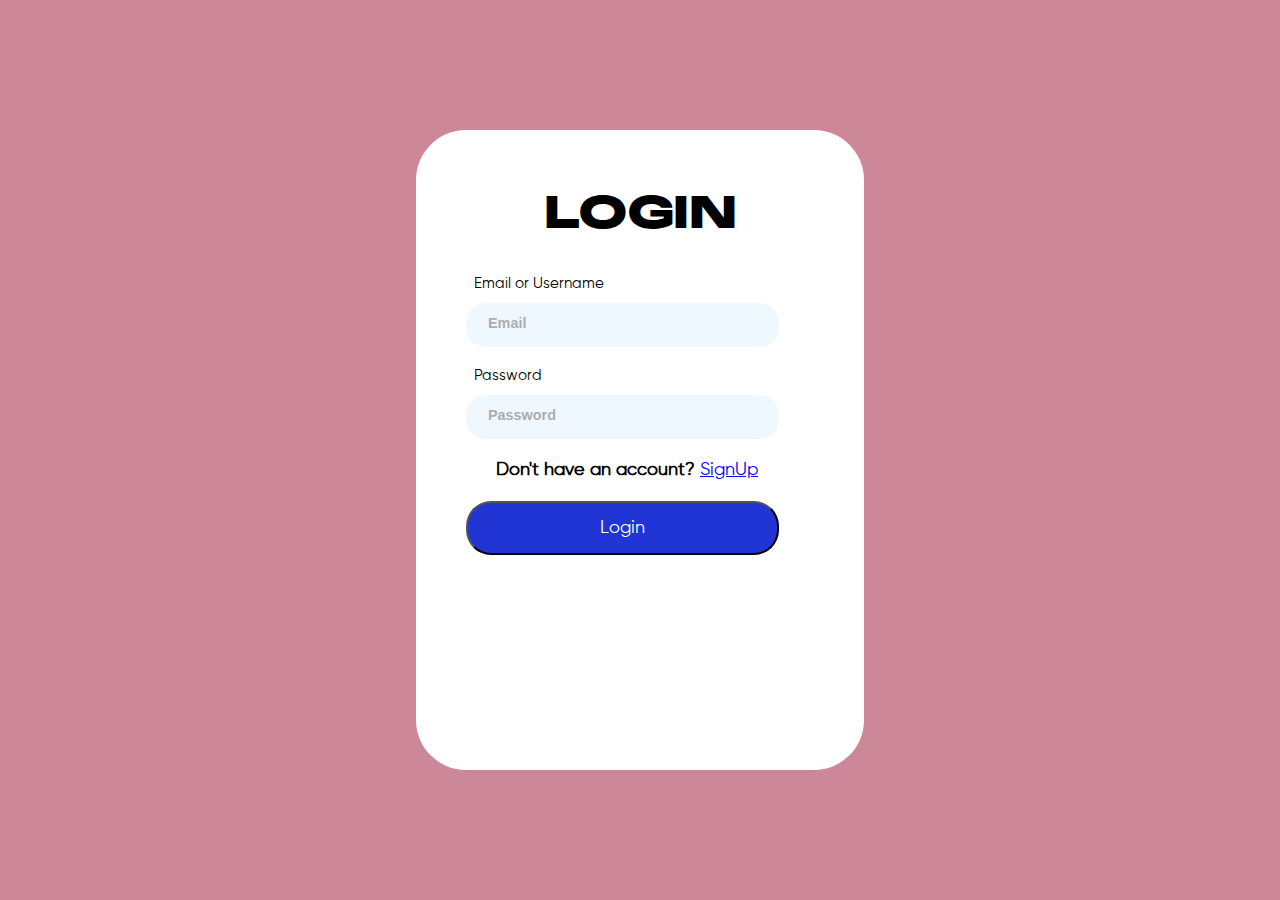
<file: index.html>
<!DOCTYPE html>
<html lang="en">
<head>
    <meta charset="UTF-8">
    <meta name="viewport" content="width=device-width, initial-scale=1.0">
    <title>FMS</title>
    <link rel="stylesheet" href="style.css">
</head>
<body >
    <div id="main">
        <div class="login-page">
            <h2>LOGIN</h2>
            <div class="items">
                <h4>Email or Username</h4>
                <input class= "bar" type ="text" placeholder="Email">
                <h4>Password</h4>
                <input  class="bar" type="password" placeholder="Password">
                <h5>Don't have an account? <a href="./signup.html">SignUp</a></h5>
                <button>Login</button>
            </div>
            
        </div>
    </div>
</body>
</html>
</file>
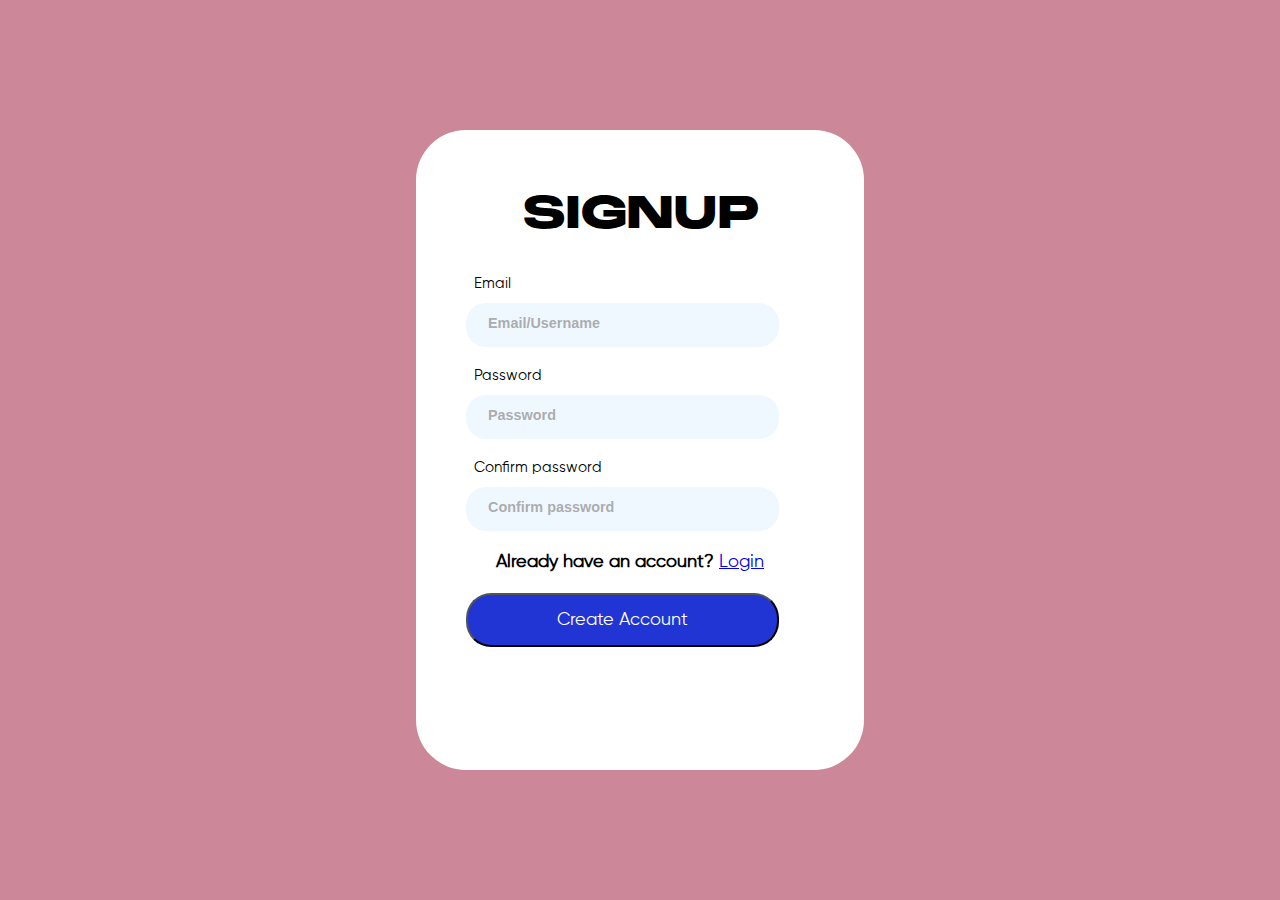
<file: signup.html>
<!DOCTYPE html>
<html lang="en">
<head>
    <meta charset="UTF-8">
    <meta name="viewport" content="width=device-width, initial-scale=1.0">
    <title>SignUp page</title>
    <link rel="stylesheet" href="style.css">
</head>
<body>
    <div id="main">
        <div class="login-page">
            <h2>SIGNUP</h2>
            <div class="items">
                <h4>Email</h4>
                <input class="bar" type="text" placeholder="Email/Username">
                <h4>Password</h4>
                <input class="bar" type="password" placeholder="Password">
                <h4>Confirm password</h4>
                <input class="bar" type="password" placeholder="Confirm password">
                <h5>Already have an account? <a href="./index.html">Login</a> </h5>
                <button>Create Account</button>
            </div>
        </div>
    </div>
</body>
</html>
</file>
<file: style.css>
*{
    padding: 0;
    margin: 0;
    box-sizing: border-box;
    font-family: Gilroy;
    font-weight: 400;
}

html, body{
    width: 100%;
    height: 100%;
}

@font-face {
    font-family: Gilroy;
    src: url(./Gilroy-Regular.ttf);
}

@font-face {
    font-family: monument;
    src: url(./PPMonumentExtended-Black.otf);
}

#main{
    width: 100%;
    height: 100%;
    background-color: #cc8899;
    display: flex;
    justify-content: center;
    align-items: center;
    position: relative;
}

.login-page{
    width: 28rem;
    height: 40rem;
    background-color: white;
    position: absolute;
    display: flex;
    flex-direction: column;
    padding: 3.125rem;
    border-radius: 3.125rem;
}

.login-page h2{
    font-size: 45px;
    font-family: monument;
    display: flex;
    justify-content: center;
    align-items: center;
    margin-bottom: 30px;
    letter-spacing: -1px;
}

.bar{
    width: 90%;
    height: 2.5rem;
    margin-bottom: 20px;
    background-color: aliceblue;
    color: black;
    font-weight: 600;
    border-radius: 20px;
    padding: 20px;
    outline: none;
    border: 2px solid transparent; 
    transition: border-color 0.1s ease;
}

.bar:focus{
    border-color: black;
    background-color: #f0f8ff;
}

.bar::placeholder {
    font-style: normal;
    font-size: 0.9rem; 
    color: rgba(118, 114, 114, 0.584); 
    font-family: 'Arial', sans-serif; 
}

.items h4{
    font-size: 15px;
    margin-bottom: 10px;
    margin-left: 8px;
}

.items h5{
    font-size: 18px;
    margin-bottom: 20px;
    margin-left: 30px;
    font-weight: 600;
}

button{
    width: 90%;
    height: 3.4rem;
    background-color: rgb(32, 53, 211);
    border-radius: 25px;
    color: white;
    font-size: 18px;
    /* outline: none; */
}



button:hover{
    cursor: pointer;
}

@media (max-width: 600px) and (min-width: 450px) {
    .login-page {
        width: 75%;
        height: 60%;
        padding: 20px 40px;
    }
    .login-page h2{
        font-size: 25px;
        margin-bottom: 15px;
    }
    .bar{
        margin-bottom: 12px;
    }
    .items h5{
        font-size: 15px;
        margin-left: 8px;
        margin-bottom: 15px;
    }
    button{
        height: 40px;
        font-size: 14px;

    }
}

@media (max-width: 450px) {
    .login-page {
        width: 75%;
        height: 55%;
        padding: 30px 20px;
    }
    .login-page h2{
        font-size: 22px;
        margin-bottom: 10px;
    }
    .login-page h4{
        font-size: 14px;
        margin-bottom: 5px;
    }
    .bar{
        width: 95%;
        height: 2rem;
        margin-bottom: 15px;
    }
    button{
        width: 95%;
        height: 2.5rem;
        font-size: 15px;
    }
    .items h5{
        font-size: 13px;
        margin-left: 10px;
        margin-bottom: 15px;
    }

}
</file>
